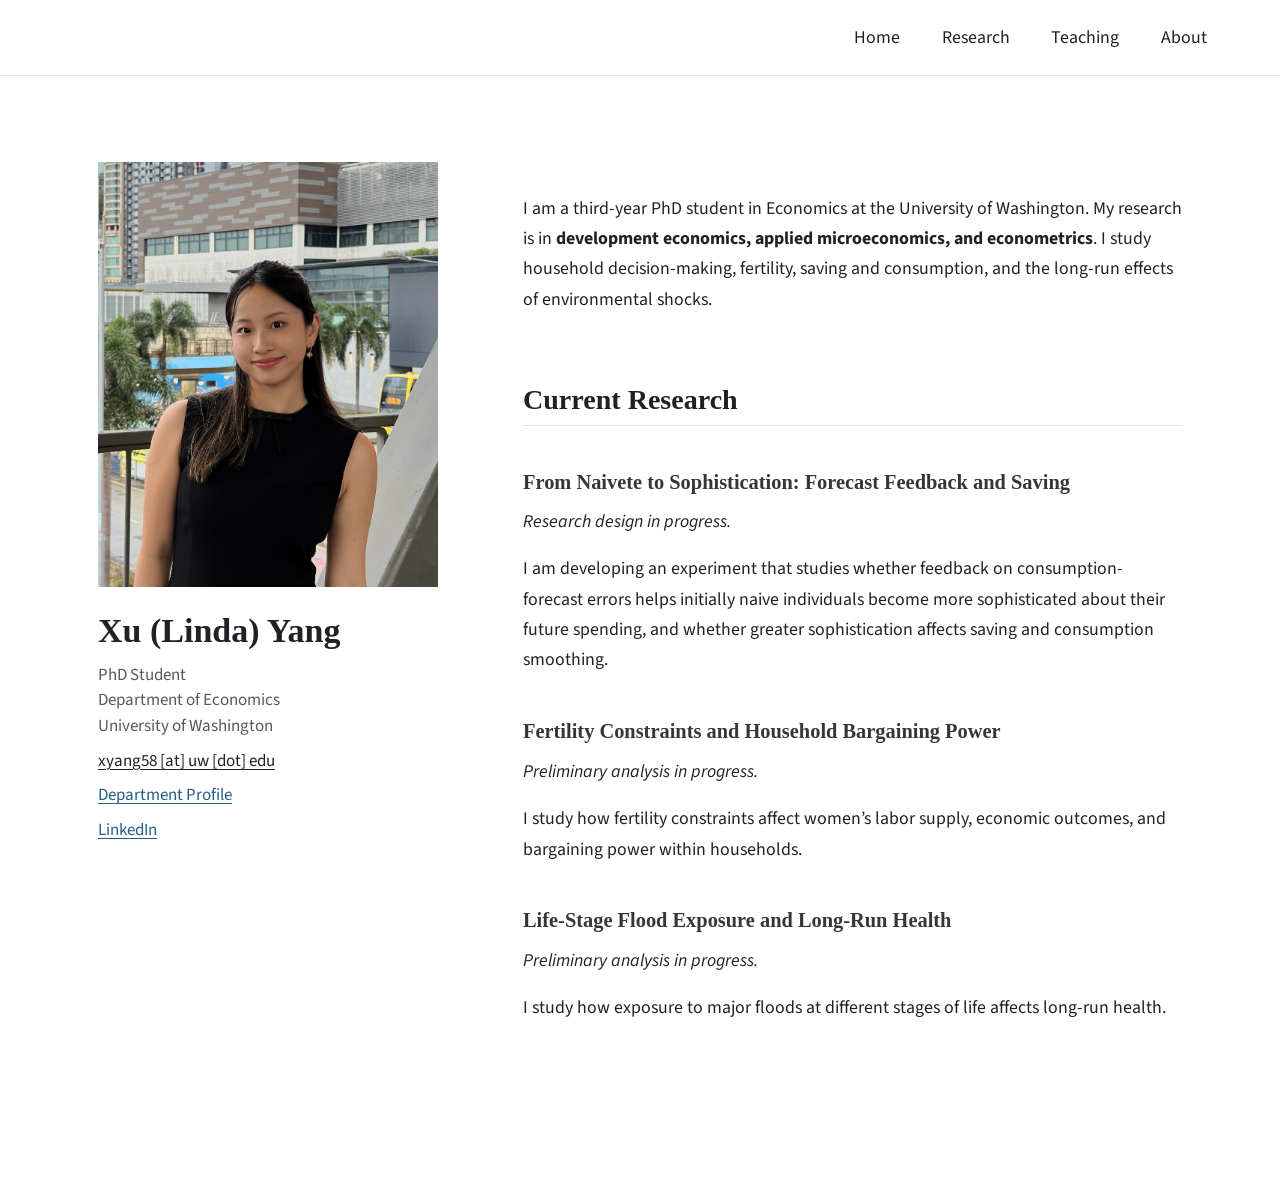
<file: docs/index.html>
<!DOCTYPE html>
<html xmlns="http://www.w3.org/1999/xhtml" lang="en" xml:lang="en"><head>

<meta charset="utf-8">
<meta name="generator" content="quarto-1.10.19">

<meta name="viewport" content="width=device-width, initial-scale=1.0, user-scalable=yes">


<title>index</title>
<style>
/* Default styles provided by pandoc.
** See https://pandoc.org/MANUAL.html#variables-for-html for config info.
*/
span.smallcaps{font-variant: small-caps;}
div.columns{display: flex; gap: 1.5em;}
div.column{flex: auto;}
@media screen {
div.columns{gap: min(4vw, 1.5em);}
div.column{overflow-x: auto;}
}
div.hanging-indent{margin-left: 1.5em; text-indent: -1.5em;}
ul.task-list{list-style: none;}
ul.task-list li input[type="checkbox"] {
  width: 0.8em;
  margin: 0 0.8em 0.2em -1em; /* quarto-specific, see https://github.com/quarto-dev/quarto-cli/issues/4556 */ 
  vertical-align: middle;
}
</style>


<script src="site_libs/quarto-nav/quarto-nav.js"></script>
<script src="site_libs/quarto-nav/headroom.min.js"></script>
<script src="site_libs/clipboard/clipboard.min.js"></script>
<script src="site_libs/quarto-search/autocomplete.umd.js"></script>
<script src="site_libs/quarto-search/fuse.min.js"></script>
<script src="site_libs/quarto-search/quarto-search.js"></script>
<meta name="quarto:offset" content="./">
<script src="site_libs/quarto-html/quarto.js" type="module"></script>
<script src="site_libs/quarto-html/tabsets/tabsets.js" type="module"></script>
<script src="site_libs/quarto-html/popper.min.js"></script>
<script src="site_libs/quarto-html/tippy.umd.min.js"></script>
<script src="site_libs/quarto-html/anchor.min.js"></script>
<link href="site_libs/quarto-html/tippy.css" rel="stylesheet">
<link href="site_libs/quarto-html/quarto-syntax-highlighting-bf27225e3a48a9273f3daa8f8e829971.css" rel="stylesheet" id="quarto-text-highlighting-styles">
<script src="site_libs/bootstrap/bootstrap.min.js"></script>
<link href="site_libs/bootstrap/bootstrap-icons.css" rel="stylesheet">
<link href="site_libs/bootstrap/bootstrap-c00979110ca2e29690cc6ac604424a7e.min.css" rel="stylesheet" append-hash="true" id="quarto-bootstrap" data-mode="light">
<script id="quarto-search-options" type="application/json">{
  "location": "navbar",
  "copy-button": false,
  "collapse-after": 3,
  "panel-placement": "end",
  "type": "overlay",
  "limit": 50,
  "keyboard-shortcut": [
    "f",
    "/",
    "s"
  ],
  "show-item-context": false,
  "language": {
    "search-no-results-text": "No results",
    "search-matching-documents-text": "matching documents",
    "search-copy-link-title": "Copy link to search",
    "search-hide-matches-text": "Hide additional matches",
    "search-more-match-text": "more match in this document",
    "search-more-matches-text": "more matches in this document",
    "search-clear-button-title": "Clear",
    "search-text-placeholder": "",
    "search-detached-cancel-button-title": "Cancel",
    "search-submit-button-title": "Submit",
    "search-label": "Search"
  }
}</script>


<link rel="stylesheet" href="styles.css">
</head>

<body class="nav-fixed quarto-light">

<div id="quarto-search-results"></div>
  <header id="quarto-header" class="headroom fixed-top">
    <nav class="navbar navbar-expand-lg " data-bs-theme="dark">
      <div class="navbar-container container-fluid">
          <button class="navbar-toggler" type="button" data-bs-toggle="collapse" data-bs-target="#navbarCollapse" aria-controls="navbarCollapse" role="menu" aria-expanded="false" aria-label="Toggle navigation" onclick="if (window.quartoToggleHeadroom) { window.quartoToggleHeadroom(); }">
  <span class="navbar-toggler-icon"></span>
</button>
          <div class="collapse navbar-collapse" id="navbarCollapse">
            <ul class="navbar-nav navbar-nav-scroll ms-auto">
  <li class="nav-item">
    <a class="nav-link active" href="./index.html" aria-current="page"> 
<span class="menu-text">Home</span></a>
  </li>  
  <li class="nav-item">
    <a class="nav-link" href="./index.html#current-research"> 
<span class="menu-text">Research</span></a>
  </li>  
  <li class="nav-item">
    <a class="nav-link" href="./teaching.html"> 
<span class="menu-text">Teaching</span></a>
  </li>  
  <li class="nav-item">
    <a class="nav-link" href="./about.html"> 
<span class="menu-text">About</span></a>
  </li>  
</ul>
          </div> <!-- /navcollapse -->
            <div class="quarto-navbar-tools">
</div>
      </div> <!-- /container-fluid -->
    </nav>
</header>
<!-- content -->
<div id="quarto-content" class="quarto-container page-columns page-rows-contents page-layout-full page-navbar">
<!-- sidebar -->
<!-- margin-sidebar -->
    
<!-- main -->
<main class="content column-page" id="quarto-document-content"><header id="title-block-header" class="quarto-title-block"></header>




<div class="home-shell">
<div class="profile-column">
<p><a href="./index.html"><img src="images/profile.jpg" class="profile-photo img-fluid" alt="Portrait of Xu (Linda) Yang"></a></p>
<section id="xu-linda-yang" class="level1">
<h1>Xu (Linda) Yang</h1>
<p>PhD Student<br>
Department of Economics<br>
University of Washington</p>
<p><strong><a href="mailto:xyang58@uw.edu">xyang58 [at] uw [dot] edu</a></strong></p>
<p><a href="https://econ.washington.edu/people/xu-linda-yang" target="_blank">Department Profile</a></p>
<p><a href="https://www.linkedin.com/in/xu-yang-21a86b118/" target="_blank">LinkedIn</a></p>
</section>
</div>
<div class="home-content">
<div class="intro-copy">
<p>I am a third-year PhD student in Economics at the University of Washington. My research is in <strong>development economics, applied microeconomics, and econometrics</strong>. I study household decision-making, fertility, saving and consumption, and the long-run effects of environmental shocks.</p>
</div>
<section id="current-research" class="level2">
<h2 class="anchored" data-anchor-id="current-research">Current Research</h2>
<section id="from-naivete-to-sophistication-forecast-feedback-and-saving" class="level3">
<h3 class="anchored" data-anchor-id="from-naivete-to-sophistication-forecast-feedback-and-saving">From Naivete to Sophistication: Forecast Feedback and Saving</h3>
<p><em>Research design in progress.</em></p>
<p>I am developing an experiment that studies whether feedback on consumption-forecast errors helps initially naive individuals become more sophisticated about their future spending, and whether greater sophistication affects saving and consumption smoothing.</p>
</section>
<section id="fertility-constraints-and-household-bargaining-power" class="level3">
<h3 class="anchored" data-anchor-id="fertility-constraints-and-household-bargaining-power">Fertility Constraints and Household Bargaining Power</h3>
<p><em>Preliminary analysis in progress.</em></p>
<p>I study how fertility constraints affect women’s labor supply, economic outcomes, and bargaining power within households.</p>
</section>
<section id="life-stage-flood-exposure-and-long-run-health" class="level3">
<h3 class="anchored" data-anchor-id="life-stage-flood-exposure-and-long-run-health">Life-Stage Flood Exposure and Long-Run Health</h3>
<p><em>Preliminary analysis in progress.</em></p>
<p>I study how exposure to major floods at different stages of life affects long-run health.</p>
</section>
</section>
</div>
</div>



</main> <!-- /main -->
<script id="quarto-html-after-body" type="application/javascript">
  window.document.addEventListener("DOMContentLoaded", function (event) {
    const icon = "";
    const anchorJS = new window.AnchorJS();
    anchorJS.options = {
      placement: 'right',
      icon: icon
    };
    anchorJS.add('.anchored');
    const isCodeAnnotation = (el) => {
      for (const clz of el.classList) {
        if (clz.startsWith('code-annotation-')) {                     
          return true;
        }
      }
      return false;
    }
    const onCopySuccess = function(e) {
      // button target
      const button = e.trigger;
      // don't keep focus
      button.blur();
      // flash "checked"
      button.classList.add('code-copy-button-checked');
      var currentTitle = button.getAttribute("title");
      button.setAttribute("title", "Copied!");
      let tooltip;
      if (window.bootstrap) {
        button.setAttribute("data-bs-toggle", "tooltip");
        button.setAttribute("data-bs-placement", "left");
        button.setAttribute("data-bs-title", "Copied!");
        tooltip = new bootstrap.Tooltip(button, 
          { trigger: "manual", 
            customClass: "code-copy-button-tooltip",
            offset: [0, -8]});
        tooltip.show();    
      }
      setTimeout(function() {
        if (tooltip) {
          tooltip.hide();
          button.removeAttribute("data-bs-title");
          button.removeAttribute("data-bs-toggle");
          button.removeAttribute("data-bs-placement");
        }
        button.setAttribute("title", currentTitle);
        button.classList.remove('code-copy-button-checked');
      }, 1000);
      // clear code selection
      e.clearSelection();
    }
    const getTextToCopy = function(trigger) {
      const outerScaffold = trigger.parentElement.cloneNode(true);
      const codeEl = outerScaffold.querySelector('code');
      for (const childEl of codeEl.children) {
        if (isCodeAnnotation(childEl)) {
          childEl.remove();
        }
      }
      return codeEl.innerText;
    }
    const clipboard = new window.ClipboardJS('.code-copy-button:not([data-in-quarto-modal])', {
      text: getTextToCopy
    });
    clipboard.on('success', onCopySuccess);
    if (window.document.getElementById('quarto-embedded-source-code-modal')) {
      const clipboardModal = new window.ClipboardJS('.code-copy-button[data-in-quarto-modal]', {
        text: getTextToCopy,
        container: window.document.getElementById('quarto-embedded-source-code-modal')
      });
      clipboardModal.on('success', onCopySuccess);
    }
      var localhostRegex = new RegExp(/^(?:http|https):\/\/localhost\:?[0-9]*\//);
      var mailtoRegex = new RegExp(/^mailto:/);
        var filterRegex = new RegExp('/' + window.location.host + '/');
      var isInternal = (href) => {
          return filterRegex.test(href) || localhostRegex.test(href) || mailtoRegex.test(href);
      }
      // Inspect non-navigation links and adorn them if external
     var links = window.document.querySelectorAll('a[href]:not(.nav-link):not(.navbar-brand):not(.toc-action):not(.sidebar-link):not(.sidebar-item-toggle):not(.pagination-link):not(.no-external):not([aria-hidden]):not(.dropdown-item):not(.quarto-navigation-tool):not(.about-link)');
      for (var i=0; i<links.length; i++) {
        const link = links[i];
        if (!isInternal(link.href)) {
          // undo the damage that might have been done by quarto-nav.js in the case of
          // links that we want to consider external
          if (link.dataset.originalHref !== undefined) {
            link.href = link.dataset.originalHref;
          }
            // target, if specified
            link.setAttribute("target", "_blank");
            if (link.getAttribute("rel") === null) {
              link.setAttribute("rel", "noopener");
            }
        }
      }
    function tippyHover(el, contentFn, onTriggerFn, onUntriggerFn) {
      const config = {
        allowHTML: true,
        maxWidth: 500,
        delay: 100,
        arrow: false,
        appendTo: function(el) {
            return el.parentElement;
        },
        interactive: true,
        interactiveBorder: 10,
        theme: 'quarto',
        placement: 'bottom-start',
      };
      if (contentFn) {
        config.content = contentFn;
      }
      if (onTriggerFn) {
        config.onTrigger = onTriggerFn;
      }
      if (onUntriggerFn) {
        config.onUntrigger = onUntriggerFn;
      }
      window.tippy(el, config); 
    }
    const noterefs = window.document.querySelectorAll('a[role="doc-noteref"]');
    for (var i=0; i<noterefs.length; i++) {
      const ref = noterefs[i];
      tippyHover(ref, function() {
        // use id or data attribute instead here
        let href = ref.getAttribute('data-footnote-href') || ref.getAttribute('href');
        try { href = new URL(href).hash; } catch {}
        const id = href.replace(/^#\/?/, "");
        const note = window.document.getElementById(id);
        if (note) {
          return note.innerHTML;
        } else {
          return "";
        }
      });
    }
    const xrefs = window.document.querySelectorAll('a.quarto-xref');
    const processXRef = (id, note) => {
      // Strip column container classes
      const stripColumnClz = (el) => {
        el.classList.remove("page-full", "page-columns");
        if (el.children) {
          for (const child of el.children) {
            stripColumnClz(child);
          }
        }
      }
      stripColumnClz(note)
      if (id === null || id.startsWith('sec-')) {
        // Special case sections, only their first couple elements
        const container = document.createElement("div");
        if (note.children && note.children.length > 2) {
          container.appendChild(note.children[0].cloneNode(true));
          for (let i = 1; i < note.children.length; i++) {
            const child = note.children[i];
            if (child.tagName === "P" && child.innerText === "") {
              continue;
            } else {
              container.appendChild(child.cloneNode(true));
              break;
            }
          }
          if (window.Quarto?.typesetMath) {
            window.Quarto.typesetMath(container);
          }
          return container.innerHTML
        } else {
          if (window.Quarto?.typesetMath) {
            window.Quarto.typesetMath(note);
          }
          return note.innerHTML;
        }
      } else {
        // Remove any anchor links if they are present
        const anchorLink = note.querySelector('a.anchorjs-link');
        if (anchorLink) {
          anchorLink.remove();
        }
        if (window.Quarto?.typesetMath) {
          window.Quarto.typesetMath(note);
        }
        if (note.classList.contains("callout")) {
          return note.outerHTML;
        } else {
          return note.innerHTML;
        }
      }
    }
    for (var i=0; i<xrefs.length; i++) {
      const xref = xrefs[i];
      tippyHover(xref, undefined, function(instance) {
        instance.disable();
        let url = xref.getAttribute('href');
        let hash = undefined; 
        if (url.startsWith('#')) {
          hash = url;
        } else {
          try { hash = new URL(url).hash; } catch {}
        }
        if (hash) {
          const id = hash.replace(/^#\/?/, "");
          const note = window.document.getElementById(id);
          if (note !== null) {
            try {
              const html = processXRef(id, note.cloneNode(true));
              instance.setContent(html);
            } finally {
              instance.enable();
              instance.show();
            }
          } else {
            // See if we can fetch this
            fetch(url.split('#')[0])
            .then(res => res.text())
            .then(html => {
              const parser = new DOMParser();
              const htmlDoc = parser.parseFromString(html, "text/html");
              const note = htmlDoc.getElementById(id);
              if (note !== null) {
                const html = processXRef(id, note);
                instance.setContent(html);
              } 
            }).finally(() => {
              instance.enable();
              instance.show();
            });
          }
        } else {
          // See if we can fetch a full url (with no hash to target)
          // This is a special case and we should probably do some content thinning / targeting
          fetch(url)
          .then(res => res.text())
          .then(html => {
            const parser = new DOMParser();
            const htmlDoc = parser.parseFromString(html, "text/html");
            const note = htmlDoc.querySelector('main.content');
            if (note !== null) {
              // This should only happen for chapter cross references
              // (since there is no id in the URL)
              // remove the first header
              if (note.children.length > 0 && note.children[0].tagName === "HEADER") {
                note.children[0].remove();
              }
              const html = processXRef(null, note);
              instance.setContent(html);
            } 
          }).finally(() => {
            instance.enable();
            instance.show();
          });
        }
      }, function(instance) {
      });
    }
        let selectedAnnoteEl;
        const selectorForAnnotation = ( cell, annotation) => {
          let cellAttr = 'data-code-cell="' + cell + '"';
          let lineAttr = 'data-code-annotation="' +  annotation + '"';
          const selector = 'span[' + cellAttr + '][' + lineAttr + ']';
          return selector;
        }
        const selectCodeLines = (annoteEl) => {
          const doc = window.document;
          const targetCell = annoteEl.getAttribute("data-target-cell");
          const targetAnnotation = annoteEl.getAttribute("data-target-annotation");
          const annoteSpan = window.document.querySelector(selectorForAnnotation(targetCell, targetAnnotation));
          const lines = annoteSpan.getAttribute("data-code-lines").split(",");
          const lineIds = lines.map((line) => {
            return targetCell + "-" + line;
          })
          let top = null;
          let height = null;
          let parent = null;
          if (lineIds.length > 0) {
              //compute the position of the single el (top and bottom and make a div)
              const el = window.document.getElementById(lineIds[0]);
              top = el.offsetTop;
              height = el.offsetHeight;
              parent = el.parentElement.parentElement;
            if (lineIds.length > 1) {
              const lastEl = window.document.getElementById(lineIds[lineIds.length - 1]);
              const bottom = lastEl.offsetTop + lastEl.offsetHeight;
              height = bottom - top;
            }
            if (top !== null && height !== null && parent !== null) {
              // cook up a div (if necessary) and position it 
              let div = window.document.getElementById("code-annotation-line-highlight");
              if (div === null) {
                div = window.document.createElement("div");
                div.setAttribute("id", "code-annotation-line-highlight");
                div.style.position = 'absolute';
                parent.appendChild(div);
              }
              div.style.top = top - 2 + "px";
              div.style.height = height + 4 + "px";
              div.style.left = 0;
              let gutterDiv = window.document.getElementById("code-annotation-line-highlight-gutter");
              if (gutterDiv === null) {
                gutterDiv = window.document.createElement("div");
                gutterDiv.setAttribute("id", "code-annotation-line-highlight-gutter");
                gutterDiv.style.position = 'absolute';
                const codeCell = window.document.getElementById(targetCell);
                const gutter = codeCell.querySelector('.code-annotation-gutter');
                gutter.appendChild(gutterDiv);
              }
              gutterDiv.style.top = top - 2 + "px";
              gutterDiv.style.height = height + 4 + "px";
            }
            selectedAnnoteEl = annoteEl;
          }
        };
        const unselectCodeLines = () => {
          const elementsIds = ["code-annotation-line-highlight", "code-annotation-line-highlight-gutter"];
          elementsIds.forEach((elId) => {
            const div = window.document.getElementById(elId);
            if (div) {
              div.remove();
            }
          });
          selectedAnnoteEl = undefined;
        };
          // Handle positioning of the toggle
      window.addEventListener(
        "resize",
        throttle(() => {
          elRect = undefined;
          if (selectedAnnoteEl) {
            selectCodeLines(selectedAnnoteEl);
          }
        }, 10)
      );
      function throttle(fn, ms) {
      let throttle = false;
      let timer;
        return (...args) => {
          if(!throttle) { // first call gets through
              fn.apply(this, args);
              throttle = true;
          } else { // all the others get throttled
              if(timer) clearTimeout(timer); // cancel #2
              timer = setTimeout(() => {
                fn.apply(this, args);
                timer = throttle = false;
              }, ms);
          }
        };
      }
        // Attach click handler to the DT
        const annoteDls = window.document.querySelectorAll('dt[data-target-cell]');
        for (const annoteDlNode of annoteDls) {
          annoteDlNode.addEventListener('click', (event) => {
            const clickedEl = event.target;
            if (clickedEl !== selectedAnnoteEl) {
              unselectCodeLines();
              const activeEl = window.document.querySelector('dt[data-target-cell].code-annotation-active');
              if (activeEl) {
                activeEl.classList.remove('code-annotation-active');
              }
              selectCodeLines(clickedEl);
              clickedEl.classList.add('code-annotation-active');
            } else {
              // Unselect the line
              unselectCodeLines();
              clickedEl.classList.remove('code-annotation-active');
            }
          });
        }
    const findCites = (el) => {
      const parentEl = el.parentElement;
      if (parentEl) {
        const cites = parentEl.dataset.cites;
        if (cites) {
          return {
            el,
            cites: cites.split(' ')
          };
        } else {
          return findCites(el.parentElement)
        }
      } else {
        return undefined;
      }
    };
    var bibliorefs = window.document.querySelectorAll('a[role="doc-biblioref"]');
    for (var i=0; i<bibliorefs.length; i++) {
      const ref = bibliorefs[i];
      const citeInfo = findCites(ref);
      if (citeInfo) {
        tippyHover(citeInfo.el, function() {
          var popup = window.document.createElement('div');
          citeInfo.cites.forEach(function(cite) {
            var citeDiv = window.document.createElement('div');
            citeDiv.classList.add('hanging-indent');
            citeDiv.classList.add('csl-entry');
            var biblioDiv = window.document.getElementById('ref-' + cite);
            if (biblioDiv) {
              citeDiv.innerHTML = biblioDiv.innerHTML;
            }
            popup.appendChild(citeDiv);
          });
          return popup.innerHTML;
        });
      }
    }
  });
  </script>
</div> <!-- /content -->




</body></html>
</file>
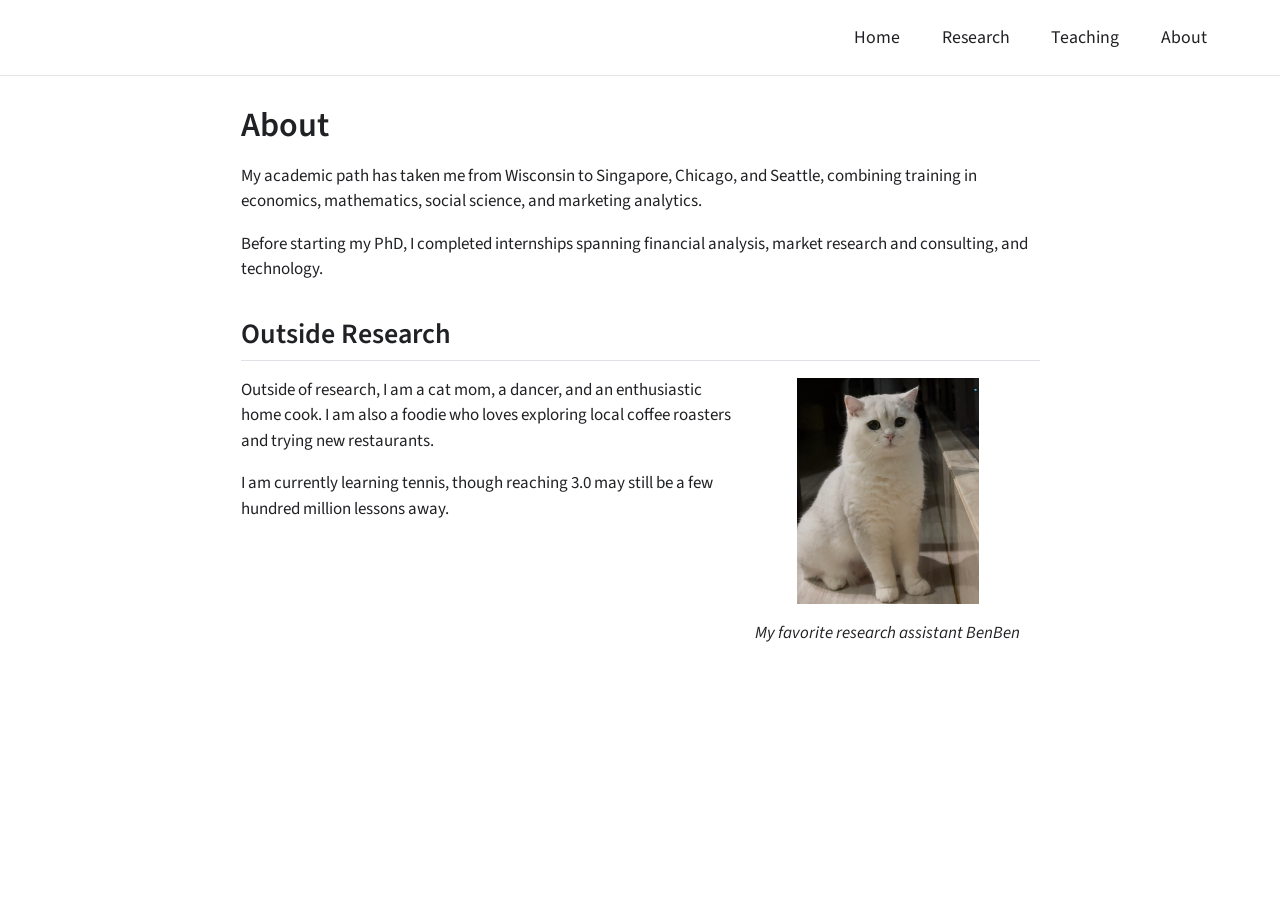
<file: docs/about.html>
<!DOCTYPE html>
<html xmlns="http://www.w3.org/1999/xhtml" lang="en" xml:lang="en"><head>

<meta charset="utf-8">
<meta name="generator" content="quarto-1.10.19">

<meta name="viewport" content="width=device-width, initial-scale=1.0, user-scalable=yes">


<title>About</title>
<style>
/* Default styles provided by pandoc.
** See https://pandoc.org/MANUAL.html#variables-for-html for config info.
*/
span.smallcaps{font-variant: small-caps;}
div.columns{display: flex; gap: 1.5em;}
div.column{flex: auto;}
@media screen {
div.columns{gap: min(4vw, 1.5em);}
div.column{overflow-x: auto;}
}
div.hanging-indent{margin-left: 1.5em; text-indent: -1.5em;}
ul.task-list{list-style: none;}
ul.task-list li input[type="checkbox"] {
  width: 0.8em;
  margin: 0 0.8em 0.2em -1em; /* quarto-specific, see https://github.com/quarto-dev/quarto-cli/issues/4556 */ 
  vertical-align: middle;
}
</style>


<script src="site_libs/quarto-nav/quarto-nav.js"></script>
<script src="site_libs/quarto-nav/headroom.min.js"></script>
<script src="site_libs/clipboard/clipboard.min.js"></script>
<script src="site_libs/quarto-search/autocomplete.umd.js"></script>
<script src="site_libs/quarto-search/fuse.min.js"></script>
<script src="site_libs/quarto-search/quarto-search.js"></script>
<meta name="quarto:offset" content="./">
<script src="site_libs/quarto-html/quarto.js" type="module"></script>
<script src="site_libs/quarto-html/tabsets/tabsets.js" type="module"></script>
<script src="site_libs/quarto-html/popper.min.js"></script>
<script src="site_libs/quarto-html/tippy.umd.min.js"></script>
<script src="site_libs/quarto-html/anchor.min.js"></script>
<link href="site_libs/quarto-html/tippy.css" rel="stylesheet">
<link href="site_libs/quarto-html/quarto-syntax-highlighting-bf27225e3a48a9273f3daa8f8e829971.css" rel="stylesheet" id="quarto-text-highlighting-styles">
<script src="site_libs/bootstrap/bootstrap.min.js"></script>
<link href="site_libs/bootstrap/bootstrap-icons.css" rel="stylesheet">
<link href="site_libs/bootstrap/bootstrap-c00979110ca2e29690cc6ac604424a7e.min.css" rel="stylesheet" append-hash="true" id="quarto-bootstrap" data-mode="light">
<script id="quarto-search-options" type="application/json">{
  "location": "navbar",
  "copy-button": false,
  "collapse-after": 3,
  "panel-placement": "end",
  "type": "overlay",
  "limit": 50,
  "keyboard-shortcut": [
    "f",
    "/",
    "s"
  ],
  "show-item-context": false,
  "language": {
    "search-no-results-text": "No results",
    "search-matching-documents-text": "matching documents",
    "search-copy-link-title": "Copy link to search",
    "search-hide-matches-text": "Hide additional matches",
    "search-more-match-text": "more match in this document",
    "search-more-matches-text": "more matches in this document",
    "search-clear-button-title": "Clear",
    "search-text-placeholder": "",
    "search-detached-cancel-button-title": "Cancel",
    "search-submit-button-title": "Submit",
    "search-label": "Search"
  }
}</script>


<link rel="stylesheet" href="styles.css">
</head>

<body class="nav-fixed fullcontent quarto-light">

<div id="quarto-search-results"></div>
  <header id="quarto-header" class="headroom fixed-top">
    <nav class="navbar navbar-expand-lg " data-bs-theme="dark">
      <div class="navbar-container container-fluid">
          <button class="navbar-toggler" type="button" data-bs-toggle="collapse" data-bs-target="#navbarCollapse" aria-controls="navbarCollapse" role="menu" aria-expanded="false" aria-label="Toggle navigation" onclick="if (window.quartoToggleHeadroom) { window.quartoToggleHeadroom(); }">
  <span class="navbar-toggler-icon"></span>
</button>
          <div class="collapse navbar-collapse" id="navbarCollapse">
            <ul class="navbar-nav navbar-nav-scroll ms-auto">
  <li class="nav-item">
    <a class="nav-link" href="./index.html"> 
<span class="menu-text">Home</span></a>
  </li>  
  <li class="nav-item">
    <a class="nav-link" href="./index.html#current-research"> 
<span class="menu-text">Research</span></a>
  </li>  
  <li class="nav-item">
    <a class="nav-link" href="./teaching.html"> 
<span class="menu-text">Teaching</span></a>
  </li>  
  <li class="nav-item">
    <a class="nav-link active" href="./about.html" aria-current="page"> 
<span class="menu-text">About</span></a>
  </li>  
</ul>
          </div> <!-- /navcollapse -->
            <div class="quarto-navbar-tools">
</div>
      </div> <!-- /container-fluid -->
    </nav>
</header>
<!-- content -->
<div id="quarto-content" class="quarto-container page-columns page-rows-contents page-layout-article page-navbar">
<!-- sidebar -->
<!-- margin-sidebar -->
    
<!-- main -->
<main class="content" id="quarto-document-content">

<header id="title-block-header" class="quarto-title-block default">
<div class="quarto-title">
<h1 class="title">About</h1>
</div>



<div class="quarto-title-meta">

    
  
    
  </div>
  


</header>


<p>My academic path has taken me from Wisconsin to Singapore, Chicago, and Seattle, combining training in economics, mathematics, social science, and marketing analytics.</p>
<p>Before starting my PhD, I completed internships spanning financial analysis, market research and consulting, and technology.</p>
<section id="outside-research" class="level2">
<h2 class="anchored" data-anchor-id="outside-research">Outside Research</h2>
<div class="columns">
<div class="column" style="width:62%;">
<p>Outside of research, I am a cat mom, a dancer, and an enthusiastic home cook. I am also a foodie who loves exploring local coffee roasters and trying new restaurants.</p>
<p>I am currently learning tennis, though reaching 3.0 may still be a few hundred million lessons away.</p>
</div><div class="column" style="width:38%;">
<div class="text-center">
<p><img src="images/my-cat.jpg" class="img-fluid" style="width:60.0%" alt="A photo of my cat"></p>
<p><em>My favorite research assistant BenBen</em></p>
</div>
</div>
</div>


</section>

</main> <!-- /main -->
<script id="quarto-html-after-body" type="application/javascript">
  window.document.addEventListener("DOMContentLoaded", function (event) {
    const icon = "";
    const anchorJS = new window.AnchorJS();
    anchorJS.options = {
      placement: 'right',
      icon: icon
    };
    anchorJS.add('.anchored');
    const isCodeAnnotation = (el) => {
      for (const clz of el.classList) {
        if (clz.startsWith('code-annotation-')) {                     
          return true;
        }
      }
      return false;
    }
    const onCopySuccess = function(e) {
      // button target
      const button = e.trigger;
      // don't keep focus
      button.blur();
      // flash "checked"
      button.classList.add('code-copy-button-checked');
      var currentTitle = button.getAttribute("title");
      button.setAttribute("title", "Copied!");
      let tooltip;
      if (window.bootstrap) {
        button.setAttribute("data-bs-toggle", "tooltip");
        button.setAttribute("data-bs-placement", "left");
        button.setAttribute("data-bs-title", "Copied!");
        tooltip = new bootstrap.Tooltip(button, 
          { trigger: "manual", 
            customClass: "code-copy-button-tooltip",
            offset: [0, -8]});
        tooltip.show();    
      }
      setTimeout(function() {
        if (tooltip) {
          tooltip.hide();
          button.removeAttribute("data-bs-title");
          button.removeAttribute("data-bs-toggle");
          button.removeAttribute("data-bs-placement");
        }
        button.setAttribute("title", currentTitle);
        button.classList.remove('code-copy-button-checked');
      }, 1000);
      // clear code selection
      e.clearSelection();
    }
    const getTextToCopy = function(trigger) {
      const outerScaffold = trigger.parentElement.cloneNode(true);
      const codeEl = outerScaffold.querySelector('code');
      for (const childEl of codeEl.children) {
        if (isCodeAnnotation(childEl)) {
          childEl.remove();
        }
      }
      return codeEl.innerText;
    }
    const clipboard = new window.ClipboardJS('.code-copy-button:not([data-in-quarto-modal])', {
      text: getTextToCopy
    });
    clipboard.on('success', onCopySuccess);
    if (window.document.getElementById('quarto-embedded-source-code-modal')) {
      const clipboardModal = new window.ClipboardJS('.code-copy-button[data-in-quarto-modal]', {
        text: getTextToCopy,
        container: window.document.getElementById('quarto-embedded-source-code-modal')
      });
      clipboardModal.on('success', onCopySuccess);
    }
      var localhostRegex = new RegExp(/^(?:http|https):\/\/localhost\:?[0-9]*\//);
      var mailtoRegex = new RegExp(/^mailto:/);
        var filterRegex = new RegExp('/' + window.location.host + '/');
      var isInternal = (href) => {
          return filterRegex.test(href) || localhostRegex.test(href) || mailtoRegex.test(href);
      }
      // Inspect non-navigation links and adorn them if external
     var links = window.document.querySelectorAll('a[href]:not(.nav-link):not(.navbar-brand):not(.toc-action):not(.sidebar-link):not(.sidebar-item-toggle):not(.pagination-link):not(.no-external):not([aria-hidden]):not(.dropdown-item):not(.quarto-navigation-tool):not(.about-link)');
      for (var i=0; i<links.length; i++) {
        const link = links[i];
        if (!isInternal(link.href)) {
          // undo the damage that might have been done by quarto-nav.js in the case of
          // links that we want to consider external
          if (link.dataset.originalHref !== undefined) {
            link.href = link.dataset.originalHref;
          }
            // target, if specified
            link.setAttribute("target", "_blank");
            if (link.getAttribute("rel") === null) {
              link.setAttribute("rel", "noopener");
            }
        }
      }
    function tippyHover(el, contentFn, onTriggerFn, onUntriggerFn) {
      const config = {
        allowHTML: true,
        maxWidth: 500,
        delay: 100,
        arrow: false,
        appendTo: function(el) {
            return el.parentElement;
        },
        interactive: true,
        interactiveBorder: 10,
        theme: 'quarto',
        placement: 'bottom-start',
      };
      if (contentFn) {
        config.content = contentFn;
      }
      if (onTriggerFn) {
        config.onTrigger = onTriggerFn;
      }
      if (onUntriggerFn) {
        config.onUntrigger = onUntriggerFn;
      }
      window.tippy(el, config); 
    }
    const noterefs = window.document.querySelectorAll('a[role="doc-noteref"]');
    for (var i=0; i<noterefs.length; i++) {
      const ref = noterefs[i];
      tippyHover(ref, function() {
        // use id or data attribute instead here
        let href = ref.getAttribute('data-footnote-href') || ref.getAttribute('href');
        try { href = new URL(href).hash; } catch {}
        const id = href.replace(/^#\/?/, "");
        const note = window.document.getElementById(id);
        if (note) {
          return note.innerHTML;
        } else {
          return "";
        }
      });
    }
    const xrefs = window.document.querySelectorAll('a.quarto-xref');
    const processXRef = (id, note) => {
      // Strip column container classes
      const stripColumnClz = (el) => {
        el.classList.remove("page-full", "page-columns");
        if (el.children) {
          for (const child of el.children) {
            stripColumnClz(child);
          }
        }
      }
      stripColumnClz(note)
      if (id === null || id.startsWith('sec-')) {
        // Special case sections, only their first couple elements
        const container = document.createElement("div");
        if (note.children && note.children.length > 2) {
          container.appendChild(note.children[0].cloneNode(true));
          for (let i = 1; i < note.children.length; i++) {
            const child = note.children[i];
            if (child.tagName === "P" && child.innerText === "") {
              continue;
            } else {
              container.appendChild(child.cloneNode(true));
              break;
            }
          }
          if (window.Quarto?.typesetMath) {
            window.Quarto.typesetMath(container);
          }
          return container.innerHTML
        } else {
          if (window.Quarto?.typesetMath) {
            window.Quarto.typesetMath(note);
          }
          return note.innerHTML;
        }
      } else {
        // Remove any anchor links if they are present
        const anchorLink = note.querySelector('a.anchorjs-link');
        if (anchorLink) {
          anchorLink.remove();
        }
        if (window.Quarto?.typesetMath) {
          window.Quarto.typesetMath(note);
        }
        if (note.classList.contains("callout")) {
          return note.outerHTML;
        } else {
          return note.innerHTML;
        }
      }
    }
    for (var i=0; i<xrefs.length; i++) {
      const xref = xrefs[i];
      tippyHover(xref, undefined, function(instance) {
        instance.disable();
        let url = xref.getAttribute('href');
        let hash = undefined; 
        if (url.startsWith('#')) {
          hash = url;
        } else {
          try { hash = new URL(url).hash; } catch {}
        }
        if (hash) {
          const id = hash.replace(/^#\/?/, "");
          const note = window.document.getElementById(id);
          if (note !== null) {
            try {
              const html = processXRef(id, note.cloneNode(true));
              instance.setContent(html);
            } finally {
              instance.enable();
              instance.show();
            }
          } else {
            // See if we can fetch this
            fetch(url.split('#')[0])
            .then(res => res.text())
            .then(html => {
              const parser = new DOMParser();
              const htmlDoc = parser.parseFromString(html, "text/html");
              const note = htmlDoc.getElementById(id);
              if (note !== null) {
                const html = processXRef(id, note);
                instance.setContent(html);
              } 
            }).finally(() => {
              instance.enable();
              instance.show();
            });
          }
        } else {
          // See if we can fetch a full url (with no hash to target)
          // This is a special case and we should probably do some content thinning / targeting
          fetch(url)
          .then(res => res.text())
          .then(html => {
            const parser = new DOMParser();
            const htmlDoc = parser.parseFromString(html, "text/html");
            const note = htmlDoc.querySelector('main.content');
            if (note !== null) {
              // This should only happen for chapter cross references
              // (since there is no id in the URL)
              // remove the first header
              if (note.children.length > 0 && note.children[0].tagName === "HEADER") {
                note.children[0].remove();
              }
              const html = processXRef(null, note);
              instance.setContent(html);
            } 
          }).finally(() => {
            instance.enable();
            instance.show();
          });
        }
      }, function(instance) {
      });
    }
        let selectedAnnoteEl;
        const selectorForAnnotation = ( cell, annotation) => {
          let cellAttr = 'data-code-cell="' + cell + '"';
          let lineAttr = 'data-code-annotation="' +  annotation + '"';
          const selector = 'span[' + cellAttr + '][' + lineAttr + ']';
          return selector;
        }
        const selectCodeLines = (annoteEl) => {
          const doc = window.document;
          const targetCell = annoteEl.getAttribute("data-target-cell");
          const targetAnnotation = annoteEl.getAttribute("data-target-annotation");
          const annoteSpan = window.document.querySelector(selectorForAnnotation(targetCell, targetAnnotation));
          const lines = annoteSpan.getAttribute("data-code-lines").split(",");
          const lineIds = lines.map((line) => {
            return targetCell + "-" + line;
          })
          let top = null;
          let height = null;
          let parent = null;
          if (lineIds.length > 0) {
              //compute the position of the single el (top and bottom and make a div)
              const el = window.document.getElementById(lineIds[0]);
              top = el.offsetTop;
              height = el.offsetHeight;
              parent = el.parentElement.parentElement;
            if (lineIds.length > 1) {
              const lastEl = window.document.getElementById(lineIds[lineIds.length - 1]);
              const bottom = lastEl.offsetTop + lastEl.offsetHeight;
              height = bottom - top;
            }
            if (top !== null && height !== null && parent !== null) {
              // cook up a div (if necessary) and position it 
              let div = window.document.getElementById("code-annotation-line-highlight");
              if (div === null) {
                div = window.document.createElement("div");
                div.setAttribute("id", "code-annotation-line-highlight");
                div.style.position = 'absolute';
                parent.appendChild(div);
              }
              div.style.top = top - 2 + "px";
              div.style.height = height + 4 + "px";
              div.style.left = 0;
              let gutterDiv = window.document.getElementById("code-annotation-line-highlight-gutter");
              if (gutterDiv === null) {
                gutterDiv = window.document.createElement("div");
                gutterDiv.setAttribute("id", "code-annotation-line-highlight-gutter");
                gutterDiv.style.position = 'absolute';
                const codeCell = window.document.getElementById(targetCell);
                const gutter = codeCell.querySelector('.code-annotation-gutter');
                gutter.appendChild(gutterDiv);
              }
              gutterDiv.style.top = top - 2 + "px";
              gutterDiv.style.height = height + 4 + "px";
            }
            selectedAnnoteEl = annoteEl;
          }
        };
        const unselectCodeLines = () => {
          const elementsIds = ["code-annotation-line-highlight", "code-annotation-line-highlight-gutter"];
          elementsIds.forEach((elId) => {
            const div = window.document.getElementById(elId);
            if (div) {
              div.remove();
            }
          });
          selectedAnnoteEl = undefined;
        };
          // Handle positioning of the toggle
      window.addEventListener(
        "resize",
        throttle(() => {
          elRect = undefined;
          if (selectedAnnoteEl) {
            selectCodeLines(selectedAnnoteEl);
          }
        }, 10)
      );
      function throttle(fn, ms) {
      let throttle = false;
      let timer;
        return (...args) => {
          if(!throttle) { // first call gets through
              fn.apply(this, args);
              throttle = true;
          } else { // all the others get throttled
              if(timer) clearTimeout(timer); // cancel #2
              timer = setTimeout(() => {
                fn.apply(this, args);
                timer = throttle = false;
              }, ms);
          }
        };
      }
        // Attach click handler to the DT
        const annoteDls = window.document.querySelectorAll('dt[data-target-cell]');
        for (const annoteDlNode of annoteDls) {
          annoteDlNode.addEventListener('click', (event) => {
            const clickedEl = event.target;
            if (clickedEl !== selectedAnnoteEl) {
              unselectCodeLines();
              const activeEl = window.document.querySelector('dt[data-target-cell].code-annotation-active');
              if (activeEl) {
                activeEl.classList.remove('code-annotation-active');
              }
              selectCodeLines(clickedEl);
              clickedEl.classList.add('code-annotation-active');
            } else {
              // Unselect the line
              unselectCodeLines();
              clickedEl.classList.remove('code-annotation-active');
            }
          });
        }
    const findCites = (el) => {
      const parentEl = el.parentElement;
      if (parentEl) {
        const cites = parentEl.dataset.cites;
        if (cites) {
          return {
            el,
            cites: cites.split(' ')
          };
        } else {
          return findCites(el.parentElement)
        }
      } else {
        return undefined;
      }
    };
    var bibliorefs = window.document.querySelectorAll('a[role="doc-biblioref"]');
    for (var i=0; i<bibliorefs.length; i++) {
      const ref = bibliorefs[i];
      const citeInfo = findCites(ref);
      if (citeInfo) {
        tippyHover(citeInfo.el, function() {
          var popup = window.document.createElement('div');
          citeInfo.cites.forEach(function(cite) {
            var citeDiv = window.document.createElement('div');
            citeDiv.classList.add('hanging-indent');
            citeDiv.classList.add('csl-entry');
            var biblioDiv = window.document.getElementById('ref-' + cite);
            if (biblioDiv) {
              citeDiv.innerHTML = biblioDiv.innerHTML;
            }
            popup.appendChild(citeDiv);
          });
          return popup.innerHTML;
        });
      }
    }
  });
  </script>
</div> <!-- /content -->




</body></html>
</file>
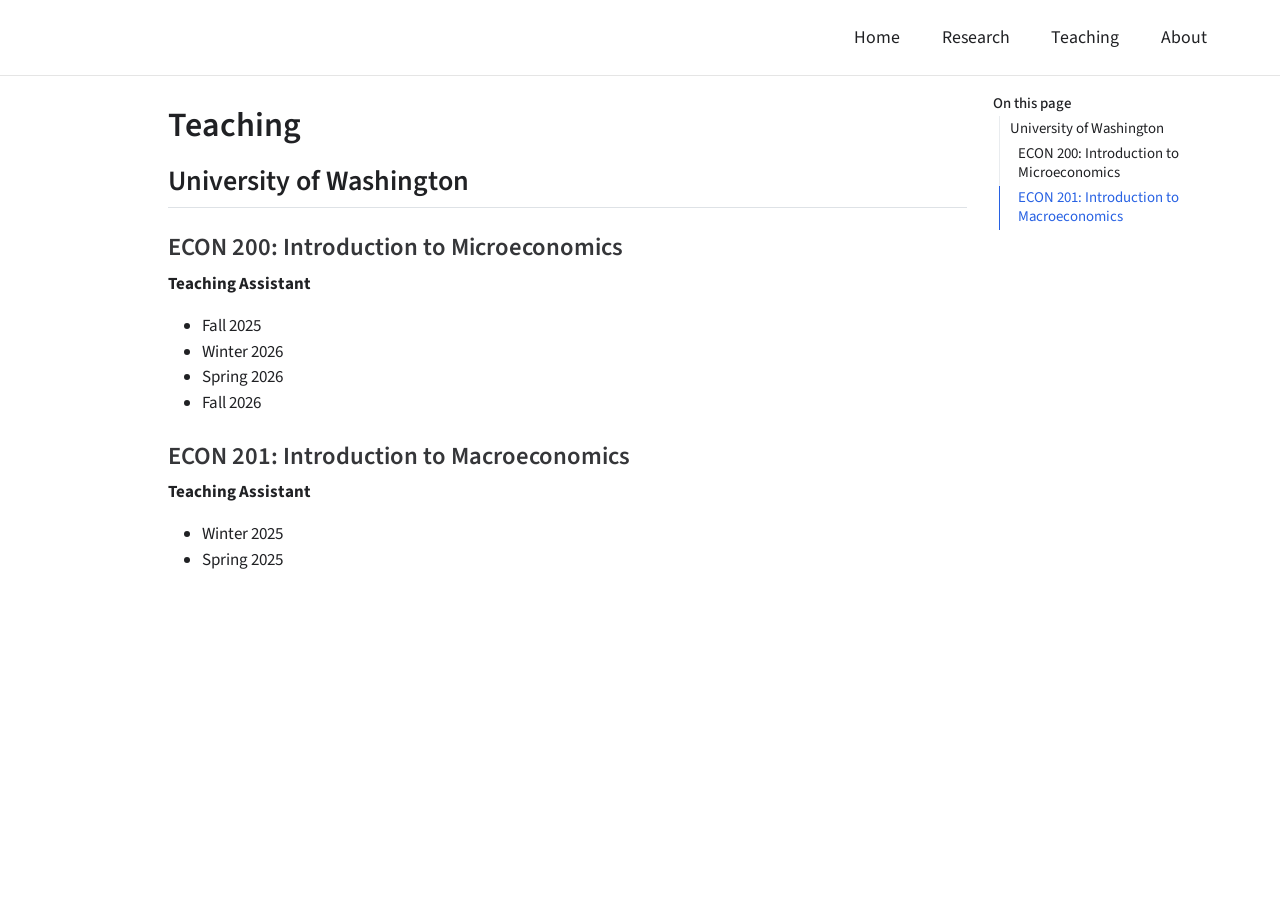
<file: docs/teaching.html>
<!DOCTYPE html>
<html xmlns="http://www.w3.org/1999/xhtml" lang="en" xml:lang="en"><head>

<meta charset="utf-8">
<meta name="generator" content="quarto-1.10.19">

<meta name="viewport" content="width=device-width, initial-scale=1.0, user-scalable=yes">


<title>Teaching</title>
<style>
/* Default styles provided by pandoc.
** See https://pandoc.org/MANUAL.html#variables-for-html for config info.
*/
span.smallcaps{font-variant: small-caps;}
div.columns{display: flex; gap: 1.5em;}
div.column{flex: auto;}
@media screen {
div.columns{gap: min(4vw, 1.5em);}
div.column{overflow-x: auto;}
}
div.hanging-indent{margin-left: 1.5em; text-indent: -1.5em;}
ul.task-list{list-style: none;}
ul.task-list li input[type="checkbox"] {
  width: 0.8em;
  margin: 0 0.8em 0.2em -1em; /* quarto-specific, see https://github.com/quarto-dev/quarto-cli/issues/4556 */ 
  vertical-align: middle;
}
</style>


<script src="site_libs/quarto-nav/quarto-nav.js"></script>
<script src="site_libs/quarto-nav/headroom.min.js"></script>
<script src="site_libs/clipboard/clipboard.min.js"></script>
<script src="site_libs/quarto-search/autocomplete.umd.js"></script>
<script src="site_libs/quarto-search/fuse.min.js"></script>
<script src="site_libs/quarto-search/quarto-search.js"></script>
<meta name="quarto:offset" content="./">
<script src="site_libs/quarto-html/quarto.js" type="module"></script>
<script src="site_libs/quarto-html/tabsets/tabsets.js" type="module"></script>
<script src="site_libs/quarto-html/popper.min.js"></script>
<script src="site_libs/quarto-html/tippy.umd.min.js"></script>
<script src="site_libs/quarto-html/anchor.min.js"></script>
<link href="site_libs/quarto-html/tippy.css" rel="stylesheet">
<link href="site_libs/quarto-html/quarto-syntax-highlighting-bf27225e3a48a9273f3daa8f8e829971.css" rel="stylesheet" id="quarto-text-highlighting-styles">
<script src="site_libs/bootstrap/bootstrap.min.js"></script>
<link href="site_libs/bootstrap/bootstrap-icons.css" rel="stylesheet">
<link href="site_libs/bootstrap/bootstrap-c00979110ca2e29690cc6ac604424a7e.min.css" rel="stylesheet" append-hash="true" id="quarto-bootstrap" data-mode="light">
<script id="quarto-search-options" type="application/json">{
  "location": "navbar",
  "copy-button": false,
  "collapse-after": 3,
  "panel-placement": "end",
  "type": "overlay",
  "limit": 50,
  "keyboard-shortcut": [
    "f",
    "/",
    "s"
  ],
  "show-item-context": false,
  "language": {
    "search-no-results-text": "No results",
    "search-matching-documents-text": "matching documents",
    "search-copy-link-title": "Copy link to search",
    "search-hide-matches-text": "Hide additional matches",
    "search-more-match-text": "more match in this document",
    "search-more-matches-text": "more matches in this document",
    "search-clear-button-title": "Clear",
    "search-text-placeholder": "",
    "search-detached-cancel-button-title": "Cancel",
    "search-submit-button-title": "Submit",
    "search-label": "Search"
  }
}</script>


<link rel="stylesheet" href="styles.css">
</head>

<body class="nav-fixed quarto-light">

<div id="quarto-search-results"></div>
  <header id="quarto-header" class="headroom fixed-top">
    <nav class="navbar navbar-expand-lg " data-bs-theme="dark">
      <div class="navbar-container container-fluid">
          <button class="navbar-toggler" type="button" data-bs-toggle="collapse" data-bs-target="#navbarCollapse" aria-controls="navbarCollapse" role="menu" aria-expanded="false" aria-label="Toggle navigation" onclick="if (window.quartoToggleHeadroom) { window.quartoToggleHeadroom(); }">
  <span class="navbar-toggler-icon"></span>
</button>
          <div class="collapse navbar-collapse" id="navbarCollapse">
            <ul class="navbar-nav navbar-nav-scroll ms-auto">
  <li class="nav-item">
    <a class="nav-link" href="./index.html"> 
<span class="menu-text">Home</span></a>
  </li>  
  <li class="nav-item">
    <a class="nav-link" href="./index.html#current-research"> 
<span class="menu-text">Research</span></a>
  </li>  
  <li class="nav-item">
    <a class="nav-link active" href="./teaching.html" aria-current="page"> 
<span class="menu-text">Teaching</span></a>
  </li>  
  <li class="nav-item">
    <a class="nav-link" href="./about.html"> 
<span class="menu-text">About</span></a>
  </li>  
</ul>
          </div> <!-- /navcollapse -->
            <div class="quarto-navbar-tools">
</div>
      </div> <!-- /container-fluid -->
    </nav>
</header>
<!-- content -->
<div id="quarto-content" class="quarto-container page-columns page-rows-contents page-layout-article page-navbar">
<!-- sidebar -->
<!-- margin-sidebar -->
    <div id="quarto-margin-sidebar" class="sidebar margin-sidebar">
        <nav id="TOC" role="doc-toc" class="toc-active">
    <h2 id="toc-title">On this page</h2>
   
  <ul>
  <li><a href="#university-of-washington" id="toc-university-of-washington" class="nav-link active" data-scroll-target="#university-of-washington">University of Washington</a>
  <ul class="collapse">
  <li><a href="#econ-200-introduction-to-microeconomics" id="toc-econ-200-introduction-to-microeconomics" class="nav-link" data-scroll-target="#econ-200-introduction-to-microeconomics">ECON 200: Introduction to Microeconomics</a></li>
  <li><a href="#econ-201-introduction-to-macroeconomics" id="toc-econ-201-introduction-to-macroeconomics" class="nav-link" data-scroll-target="#econ-201-introduction-to-macroeconomics">ECON 201: Introduction to Macroeconomics</a></li>
  </ul></li>
  </ul>
</nav>
    </div>
<!-- main -->
<main class="content" id="quarto-document-content">

<header id="title-block-header" class="quarto-title-block default">
<div class="quarto-title">
<h1 class="title">Teaching</h1>
</div>



<div class="quarto-title-meta">

    
  
    
  </div>
  


</header>


<section id="university-of-washington" class="level2">
<h2 class="anchored" data-anchor-id="university-of-washington">University of Washington</h2>
<section id="econ-200-introduction-to-microeconomics" class="level3">
<h3 class="anchored" data-anchor-id="econ-200-introduction-to-microeconomics">ECON 200: Introduction to Microeconomics</h3>
<p><strong>Teaching Assistant</strong></p>
<ul>
<li>Fall 2025</li>
<li>Winter 2026</li>
<li>Spring 2026</li>
<li>Fall 2026</li>
</ul>
</section>
<section id="econ-201-introduction-to-macroeconomics" class="level3">
<h3 class="anchored" data-anchor-id="econ-201-introduction-to-macroeconomics">ECON 201: Introduction to Macroeconomics</h3>
<p><strong>Teaching Assistant</strong></p>
<ul>
<li>Winter 2025</li>
<li>Spring 2025</li>
</ul>


</section>
</section>

</main> <!-- /main -->
<script id="quarto-html-after-body" type="application/javascript">
  window.document.addEventListener("DOMContentLoaded", function (event) {
    const icon = "";
    const anchorJS = new window.AnchorJS();
    anchorJS.options = {
      placement: 'right',
      icon: icon
    };
    anchorJS.add('.anchored');
    const isCodeAnnotation = (el) => {
      for (const clz of el.classList) {
        if (clz.startsWith('code-annotation-')) {                     
          return true;
        }
      }
      return false;
    }
    const onCopySuccess = function(e) {
      // button target
      const button = e.trigger;
      // don't keep focus
      button.blur();
      // flash "checked"
      button.classList.add('code-copy-button-checked');
      var currentTitle = button.getAttribute("title");
      button.setAttribute("title", "Copied!");
      let tooltip;
      if (window.bootstrap) {
        button.setAttribute("data-bs-toggle", "tooltip");
        button.setAttribute("data-bs-placement", "left");
        button.setAttribute("data-bs-title", "Copied!");
        tooltip = new bootstrap.Tooltip(button, 
          { trigger: "manual", 
            customClass: "code-copy-button-tooltip",
            offset: [0, -8]});
        tooltip.show();    
      }
      setTimeout(function() {
        if (tooltip) {
          tooltip.hide();
          button.removeAttribute("data-bs-title");
          button.removeAttribute("data-bs-toggle");
          button.removeAttribute("data-bs-placement");
        }
        button.setAttribute("title", currentTitle);
        button.classList.remove('code-copy-button-checked');
      }, 1000);
      // clear code selection
      e.clearSelection();
    }
    const getTextToCopy = function(trigger) {
      const outerScaffold = trigger.parentElement.cloneNode(true);
      const codeEl = outerScaffold.querySelector('code');
      for (const childEl of codeEl.children) {
        if (isCodeAnnotation(childEl)) {
          childEl.remove();
        }
      }
      return codeEl.innerText;
    }
    const clipboard = new window.ClipboardJS('.code-copy-button:not([data-in-quarto-modal])', {
      text: getTextToCopy
    });
    clipboard.on('success', onCopySuccess);
    if (window.document.getElementById('quarto-embedded-source-code-modal')) {
      const clipboardModal = new window.ClipboardJS('.code-copy-button[data-in-quarto-modal]', {
        text: getTextToCopy,
        container: window.document.getElementById('quarto-embedded-source-code-modal')
      });
      clipboardModal.on('success', onCopySuccess);
    }
      var localhostRegex = new RegExp(/^(?:http|https):\/\/localhost\:?[0-9]*\//);
      var mailtoRegex = new RegExp(/^mailto:/);
        var filterRegex = new RegExp('/' + window.location.host + '/');
      var isInternal = (href) => {
          return filterRegex.test(href) || localhostRegex.test(href) || mailtoRegex.test(href);
      }
      // Inspect non-navigation links and adorn them if external
     var links = window.document.querySelectorAll('a[href]:not(.nav-link):not(.navbar-brand):not(.toc-action):not(.sidebar-link):not(.sidebar-item-toggle):not(.pagination-link):not(.no-external):not([aria-hidden]):not(.dropdown-item):not(.quarto-navigation-tool):not(.about-link)');
      for (var i=0; i<links.length; i++) {
        const link = links[i];
        if (!isInternal(link.href)) {
          // undo the damage that might have been done by quarto-nav.js in the case of
          // links that we want to consider external
          if (link.dataset.originalHref !== undefined) {
            link.href = link.dataset.originalHref;
          }
            // target, if specified
            link.setAttribute("target", "_blank");
            if (link.getAttribute("rel") === null) {
              link.setAttribute("rel", "noopener");
            }
        }
      }
    function tippyHover(el, contentFn, onTriggerFn, onUntriggerFn) {
      const config = {
        allowHTML: true,
        maxWidth: 500,
        delay: 100,
        arrow: false,
        appendTo: function(el) {
            return el.parentElement;
        },
        interactive: true,
        interactiveBorder: 10,
        theme: 'quarto',
        placement: 'bottom-start',
      };
      if (contentFn) {
        config.content = contentFn;
      }
      if (onTriggerFn) {
        config.onTrigger = onTriggerFn;
      }
      if (onUntriggerFn) {
        config.onUntrigger = onUntriggerFn;
      }
      window.tippy(el, config); 
    }
    const noterefs = window.document.querySelectorAll('a[role="doc-noteref"]');
    for (var i=0; i<noterefs.length; i++) {
      const ref = noterefs[i];
      tippyHover(ref, function() {
        // use id or data attribute instead here
        let href = ref.getAttribute('data-footnote-href') || ref.getAttribute('href');
        try { href = new URL(href).hash; } catch {}
        const id = href.replace(/^#\/?/, "");
        const note = window.document.getElementById(id);
        if (note) {
          return note.innerHTML;
        } else {
          return "";
        }
      });
    }
    const xrefs = window.document.querySelectorAll('a.quarto-xref');
    const processXRef = (id, note) => {
      // Strip column container classes
      const stripColumnClz = (el) => {
        el.classList.remove("page-full", "page-columns");
        if (el.children) {
          for (const child of el.children) {
            stripColumnClz(child);
          }
        }
      }
      stripColumnClz(note)
      if (id === null || id.startsWith('sec-')) {
        // Special case sections, only their first couple elements
        const container = document.createElement("div");
        if (note.children && note.children.length > 2) {
          container.appendChild(note.children[0].cloneNode(true));
          for (let i = 1; i < note.children.length; i++) {
            const child = note.children[i];
            if (child.tagName === "P" && child.innerText === "") {
              continue;
            } else {
              container.appendChild(child.cloneNode(true));
              break;
            }
          }
          if (window.Quarto?.typesetMath) {
            window.Quarto.typesetMath(container);
          }
          return container.innerHTML
        } else {
          if (window.Quarto?.typesetMath) {
            window.Quarto.typesetMath(note);
          }
          return note.innerHTML;
        }
      } else {
        // Remove any anchor links if they are present
        const anchorLink = note.querySelector('a.anchorjs-link');
        if (anchorLink) {
          anchorLink.remove();
        }
        if (window.Quarto?.typesetMath) {
          window.Quarto.typesetMath(note);
        }
        if (note.classList.contains("callout")) {
          return note.outerHTML;
        } else {
          return note.innerHTML;
        }
      }
    }
    for (var i=0; i<xrefs.length; i++) {
      const xref = xrefs[i];
      tippyHover(xref, undefined, function(instance) {
        instance.disable();
        let url = xref.getAttribute('href');
        let hash = undefined; 
        if (url.startsWith('#')) {
          hash = url;
        } else {
          try { hash = new URL(url).hash; } catch {}
        }
        if (hash) {
          const id = hash.replace(/^#\/?/, "");
          const note = window.document.getElementById(id);
          if (note !== null) {
            try {
              const html = processXRef(id, note.cloneNode(true));
              instance.setContent(html);
            } finally {
              instance.enable();
              instance.show();
            }
          } else {
            // See if we can fetch this
            fetch(url.split('#')[0])
            .then(res => res.text())
            .then(html => {
              const parser = new DOMParser();
              const htmlDoc = parser.parseFromString(html, "text/html");
              const note = htmlDoc.getElementById(id);
              if (note !== null) {
                const html = processXRef(id, note);
                instance.setContent(html);
              } 
            }).finally(() => {
              instance.enable();
              instance.show();
            });
          }
        } else {
          // See if we can fetch a full url (with no hash to target)
          // This is a special case and we should probably do some content thinning / targeting
          fetch(url)
          .then(res => res.text())
          .then(html => {
            const parser = new DOMParser();
            const htmlDoc = parser.parseFromString(html, "text/html");
            const note = htmlDoc.querySelector('main.content');
            if (note !== null) {
              // This should only happen for chapter cross references
              // (since there is no id in the URL)
              // remove the first header
              if (note.children.length > 0 && note.children[0].tagName === "HEADER") {
                note.children[0].remove();
              }
              const html = processXRef(null, note);
              instance.setContent(html);
            } 
          }).finally(() => {
            instance.enable();
            instance.show();
          });
        }
      }, function(instance) {
      });
    }
        let selectedAnnoteEl;
        const selectorForAnnotation = ( cell, annotation) => {
          let cellAttr = 'data-code-cell="' + cell + '"';
          let lineAttr = 'data-code-annotation="' +  annotation + '"';
          const selector = 'span[' + cellAttr + '][' + lineAttr + ']';
          return selector;
        }
        const selectCodeLines = (annoteEl) => {
          const doc = window.document;
          const targetCell = annoteEl.getAttribute("data-target-cell");
          const targetAnnotation = annoteEl.getAttribute("data-target-annotation");
          const annoteSpan = window.document.querySelector(selectorForAnnotation(targetCell, targetAnnotation));
          const lines = annoteSpan.getAttribute("data-code-lines").split(",");
          const lineIds = lines.map((line) => {
            return targetCell + "-" + line;
          })
          let top = null;
          let height = null;
          let parent = null;
          if (lineIds.length > 0) {
              //compute the position of the single el (top and bottom and make a div)
              const el = window.document.getElementById(lineIds[0]);
              top = el.offsetTop;
              height = el.offsetHeight;
              parent = el.parentElement.parentElement;
            if (lineIds.length > 1) {
              const lastEl = window.document.getElementById(lineIds[lineIds.length - 1]);
              const bottom = lastEl.offsetTop + lastEl.offsetHeight;
              height = bottom - top;
            }
            if (top !== null && height !== null && parent !== null) {
              // cook up a div (if necessary) and position it 
              let div = window.document.getElementById("code-annotation-line-highlight");
              if (div === null) {
                div = window.document.createElement("div");
                div.setAttribute("id", "code-annotation-line-highlight");
                div.style.position = 'absolute';
                parent.appendChild(div);
              }
              div.style.top = top - 2 + "px";
              div.style.height = height + 4 + "px";
              div.style.left = 0;
              let gutterDiv = window.document.getElementById("code-annotation-line-highlight-gutter");
              if (gutterDiv === null) {
                gutterDiv = window.document.createElement("div");
                gutterDiv.setAttribute("id", "code-annotation-line-highlight-gutter");
                gutterDiv.style.position = 'absolute';
                const codeCell = window.document.getElementById(targetCell);
                const gutter = codeCell.querySelector('.code-annotation-gutter');
                gutter.appendChild(gutterDiv);
              }
              gutterDiv.style.top = top - 2 + "px";
              gutterDiv.style.height = height + 4 + "px";
            }
            selectedAnnoteEl = annoteEl;
          }
        };
        const unselectCodeLines = () => {
          const elementsIds = ["code-annotation-line-highlight", "code-annotation-line-highlight-gutter"];
          elementsIds.forEach((elId) => {
            const div = window.document.getElementById(elId);
            if (div) {
              div.remove();
            }
          });
          selectedAnnoteEl = undefined;
        };
          // Handle positioning of the toggle
      window.addEventListener(
        "resize",
        throttle(() => {
          elRect = undefined;
          if (selectedAnnoteEl) {
            selectCodeLines(selectedAnnoteEl);
          }
        }, 10)
      );
      function throttle(fn, ms) {
      let throttle = false;
      let timer;
        return (...args) => {
          if(!throttle) { // first call gets through
              fn.apply(this, args);
              throttle = true;
          } else { // all the others get throttled
              if(timer) clearTimeout(timer); // cancel #2
              timer = setTimeout(() => {
                fn.apply(this, args);
                timer = throttle = false;
              }, ms);
          }
        };
      }
        // Attach click handler to the DT
        const annoteDls = window.document.querySelectorAll('dt[data-target-cell]');
        for (const annoteDlNode of annoteDls) {
          annoteDlNode.addEventListener('click', (event) => {
            const clickedEl = event.target;
            if (clickedEl !== selectedAnnoteEl) {
              unselectCodeLines();
              const activeEl = window.document.querySelector('dt[data-target-cell].code-annotation-active');
              if (activeEl) {
                activeEl.classList.remove('code-annotation-active');
              }
              selectCodeLines(clickedEl);
              clickedEl.classList.add('code-annotation-active');
            } else {
              // Unselect the line
              unselectCodeLines();
              clickedEl.classList.remove('code-annotation-active');
            }
          });
        }
    const findCites = (el) => {
      const parentEl = el.parentElement;
      if (parentEl) {
        const cites = parentEl.dataset.cites;
        if (cites) {
          return {
            el,
            cites: cites.split(' ')
          };
        } else {
          return findCites(el.parentElement)
        }
      } else {
        return undefined;
      }
    };
    var bibliorefs = window.document.querySelectorAll('a[role="doc-biblioref"]');
    for (var i=0; i<bibliorefs.length; i++) {
      const ref = bibliorefs[i];
      const citeInfo = findCites(ref);
      if (citeInfo) {
        tippyHover(citeInfo.el, function() {
          var popup = window.document.createElement('div');
          citeInfo.cites.forEach(function(cite) {
            var citeDiv = window.document.createElement('div');
            citeDiv.classList.add('hanging-indent');
            citeDiv.classList.add('csl-entry');
            var biblioDiv = window.document.getElementById('ref-' + cite);
            if (biblioDiv) {
              citeDiv.innerHTML = biblioDiv.innerHTML;
            }
            popup.appendChild(citeDiv);
          });
          return popup.innerHTML;
        });
      }
    }
  });
  </script>
</div> <!-- /content -->




</body></html>
</file>
<file: docs/site_libs/quarto-html/tippy.css>
.tippy-box[data-animation=fade][data-state=hidden]{opacity:0}[data-tippy-root]{max-width:calc(100vw - 10px)}.tippy-box{position:relative;background-color:#333;color:#fff;border-radius:4px;font-size:14px;line-height:1.4;white-space:normal;outline:0;transition-property:transform,visibility,opacity}.tippy-box[data-placement^=top]>.tippy-arrow{bottom:0}.tippy-box[data-placement^=top]>.tippy-arrow:before{bottom:-7px;left:0;border-width:8px 8px 0;border-top-color:initial;transform-origin:center top}.tippy-box[data-placement^=bottom]>.tippy-arrow{top:0}.tippy-box[data-placement^=bottom]>.tippy-arrow:before{top:-7px;left:0;border-width:0 8px 8px;border-bottom-color:initial;transform-origin:center bottom}.tippy-box[data-placement^=left]>.tippy-arrow{right:0}.tippy-box[data-placement^=left]>.tippy-arrow:before{border-width:8px 0 8px 8px;border-left-color:initial;right:-7px;transform-origin:center left}.tippy-box[data-placement^=right]>.tippy-arrow{left:0}.tippy-box[data-placement^=right]>.tippy-arrow:before{left:-7px;border-width:8px 8px 8px 0;border-right-color:initial;transform-origin:center right}.tippy-box[data-inertia][data-state=visible]{transition-timing-function:cubic-bezier(.54,1.5,.38,1.11)}.tippy-arrow{width:16px;height:16px;color:#333}.tippy-arrow:before{content:"";position:absolute;border-color:transparent;border-style:solid}.tippy-content{position:relative;padding:5px 9px;z-index:1}
</file>
<file: docs/site_libs/quarto-html/quarto-syntax-highlighting-bf27225e3a48a9273f3daa8f8e829971.css>
/* quarto syntax highlight colors */
:root {
  --quarto-hl-ot-color: #003B4F;
  --quarto-hl-at-color: #657422;
  --quarto-hl-ss-color: #20794D;
  --quarto-hl-an-color: #5E5E5E;
  --quarto-hl-fu-color: #4758AB;
  --quarto-hl-st-color: #20794D;
  --quarto-hl-cf-color: #003B4F;
  --quarto-hl-op-color: #5E5E5E;
  --quarto-hl-er-color: #AD0000;
  --quarto-hl-bn-color: #AD0000;
  --quarto-hl-al-color: #AD0000;
  --quarto-hl-va-color: #111111;
  --quarto-hl-bu-color: inherit;
  --quarto-hl-ex-color: inherit;
  --quarto-hl-pp-color: #AD0000;
  --quarto-hl-in-color: #5E5E5E;
  --quarto-hl-vs-color: #20794D;
  --quarto-hl-wa-color: #5E5E5E;
  --quarto-hl-do-color: #5E5E5E;
  --quarto-hl-im-color: #00769E;
  --quarto-hl-ch-color: #20794D;
  --quarto-hl-dt-color: #AD0000;
  --quarto-hl-fl-color: #AD0000;
  --quarto-hl-co-color: #5E5E5E;
  --quarto-hl-cv-color: #5E5E5E;
  --quarto-hl-cn-color: #8f5902;
  --quarto-hl-sc-color: #5E5E5E;
  --quarto-hl-dv-color: #AD0000;
  --quarto-hl-kw-color: #003B4F;
}

/* other quarto variables */
:root {
  --quarto-font-monospace: SFMono-Regular, Menlo, Monaco, Consolas, "Liberation Mono", "Courier New", monospace;
}

/* syntax highlight based on Pandoc's rules */
pre > code.sourceCode > span {
  color: #003B4F;
}

code.sourceCode > span {
  color: #003B4F;
}

div.sourceCode,
div.sourceCode pre.sourceCode {
  color: #003B4F;
}

/* Normal */
code span {
  color: #003B4F;
}

/* Alert */
code span.al {
  color: #AD0000;
  font-style: inherit;
}

/* Annotation */
code span.an {
  color: #5E5E5E;
  font-style: inherit;
}

/* Attribute */
code span.at {
  color: #657422;
  font-style: inherit;
}

/* BaseN */
code span.bn {
  color: #AD0000;
  font-style: inherit;
}

/* BuiltIn */
code span.bu {
  font-style: inherit;
}

/* ControlFlow */
code span.cf {
  color: #003B4F;
  font-weight: bold;
  font-style: inherit;
}

/* Char */
code span.ch {
  color: #20794D;
  font-style: inherit;
}

/* Constant */
code span.cn {
  color: #8f5902;
  font-style: inherit;
}

/* Comment */
code span.co {
  color: #5E5E5E;
  font-style: inherit;
}

/* CommentVar */
code span.cv {
  color: #5E5E5E;
  font-style: italic;
}

/* Documentation */
code span.do {
  color: #5E5E5E;
  font-style: italic;
}

/* DataType */
code span.dt {
  color: #AD0000;
  font-style: inherit;
}

/* DecVal */
code span.dv {
  color: #AD0000;
  font-style: inherit;
}

/* Error */
code span.er {
  color: #AD0000;
  font-style: inherit;
}

/* Extension */
code span.ex {
  font-style: inherit;
}

/* Float */
code span.fl {
  color: #AD0000;
  font-style: inherit;
}

/* Function */
code span.fu {
  color: #4758AB;
  font-style: inherit;
}

/* Import */
code span.im {
  color: #00769E;
  font-style: inherit;
}

/* Information */
code span.in {
  color: #5E5E5E;
  font-style: inherit;
}

/* Keyword */
code span.kw {
  color: #003B4F;
  font-weight: bold;
  font-style: inherit;
}

/* Operator */
code span.op {
  color: #5E5E5E;
  font-style: inherit;
}

/* Other */
code span.ot {
  color: #003B4F;
  font-style: inherit;
}

/* Preprocessor */
code span.pp {
  color: #AD0000;
  font-style: inherit;
}

/* SpecialChar */
code span.sc {
  color: #5E5E5E;
  font-style: inherit;
}

/* SpecialString */
code span.ss {
  color: #20794D;
  font-style: inherit;
}

/* String */
code span.st {
  color: #20794D;
  font-style: inherit;
}

/* Variable */
code span.va {
  color: #111111;
  font-style: inherit;
}

/* VerbatimString */
code span.vs {
  color: #20794D;
  font-style: inherit;
}

/* Warning */
code span.wa {
  color: #5E5E5E;
  font-style: italic;
}

.prevent-inlining {
  content: "</";
}

/*# sourceMappingURL=8be38f48d34c45af72792cbd699585e7.css.map */
</file>
<file: docs/styles.css>
/* Overall page */

body {
  background: #ffffff;
  color: #202124;
}

html {
  scroll-behavior: smooth;
}

#current-research {
  scroll-margin-top: 6rem;
}

.navbar {
  background: #ffffff !important;
  border-bottom: 1px solid #e5e5e5;
  box-shadow: none;
  padding-top: 0.9rem;
  padding-bottom: 0.9rem;
}

.navbar .container-fluid {
  max-width: 1180px;
  margin: 0 auto;
}

.navbar-nav {
  gap: 1.25rem;
}

.navbar .nav-link {
  color: #202124 !important;
  font-size: 1.05rem;
}

/* Homepage */

.home-shell {
  display: grid;
  grid-template-columns: minmax(260px, 340px) minmax(0, 1fr);
  column-gap: 5rem;
  max-width: 1180px;
  margin: 2.75rem auto 5rem;
  padding: 0 1.5rem;
  align-items: start;
}

.profile-column {
  min-width: 0;
}

.profile-photo {
  display: block;
  width: 100%;
  aspect-ratio: 4 / 5;
  object-fit: cover;
  object-position: center 35%;
  border-radius: 0;
}

.profile-column h1 {
  font-family: Georgia, "Times New Roman", serif;
  font-size: 2rem;
  line-height: 1.2;
  margin: 1.4rem 0 0.65rem;
}

.profile-column p {
  color: #55585c;
  font-size: 1rem;
  line-height: 1.5;
  margin: 0.55rem 0;
}

.profile-column strong a {
  color: #202124;
}

.profile-column a {
  color: #245d88;
  text-decoration-thickness: 1px;
  text-underline-offset: 3px;
}

.home-content {
  min-width: 0;
  padding-top: 2.4rem;
}

.intro-copy {
  font-size: 1.3rem;
  line-height: 1.7;
  margin-bottom: 4rem;
}

.intro-copy p {
  margin-bottom: 1.4rem;
}

.home-content hr {
  border: 0;
  border-top: 1px solid #dddddd;
  opacity: 1;
  margin: 0 0 3.5rem;
}

.home-content h2,
.home-content h3 {
  font-family: Georgia, "Times New Roman", serif;
  color: #202124;
}

.home-content h2 {
  font-size: 1.65rem;
  margin: 0 0 2.5rem;
}

.home-content h3 {
  font-size: 1.2rem;
  line-height: 1.35;
  margin: 2.5rem 0 0.65rem;
}

.home-content p {
  font-size: 1.05rem;
  line-height: 1.7;
}

@media (max-width: 850px) {
  .home-shell {
    grid-template-columns: 1fr;
    row-gap: 3rem;
    max-width: 680px;
  }

  .profile-photo {
    max-width: 360px;
  }

  .home-content {
    padding-top: 0;
  }

  .intro-copy {
    margin-bottom: 2.5rem;
  }
}
</file>
